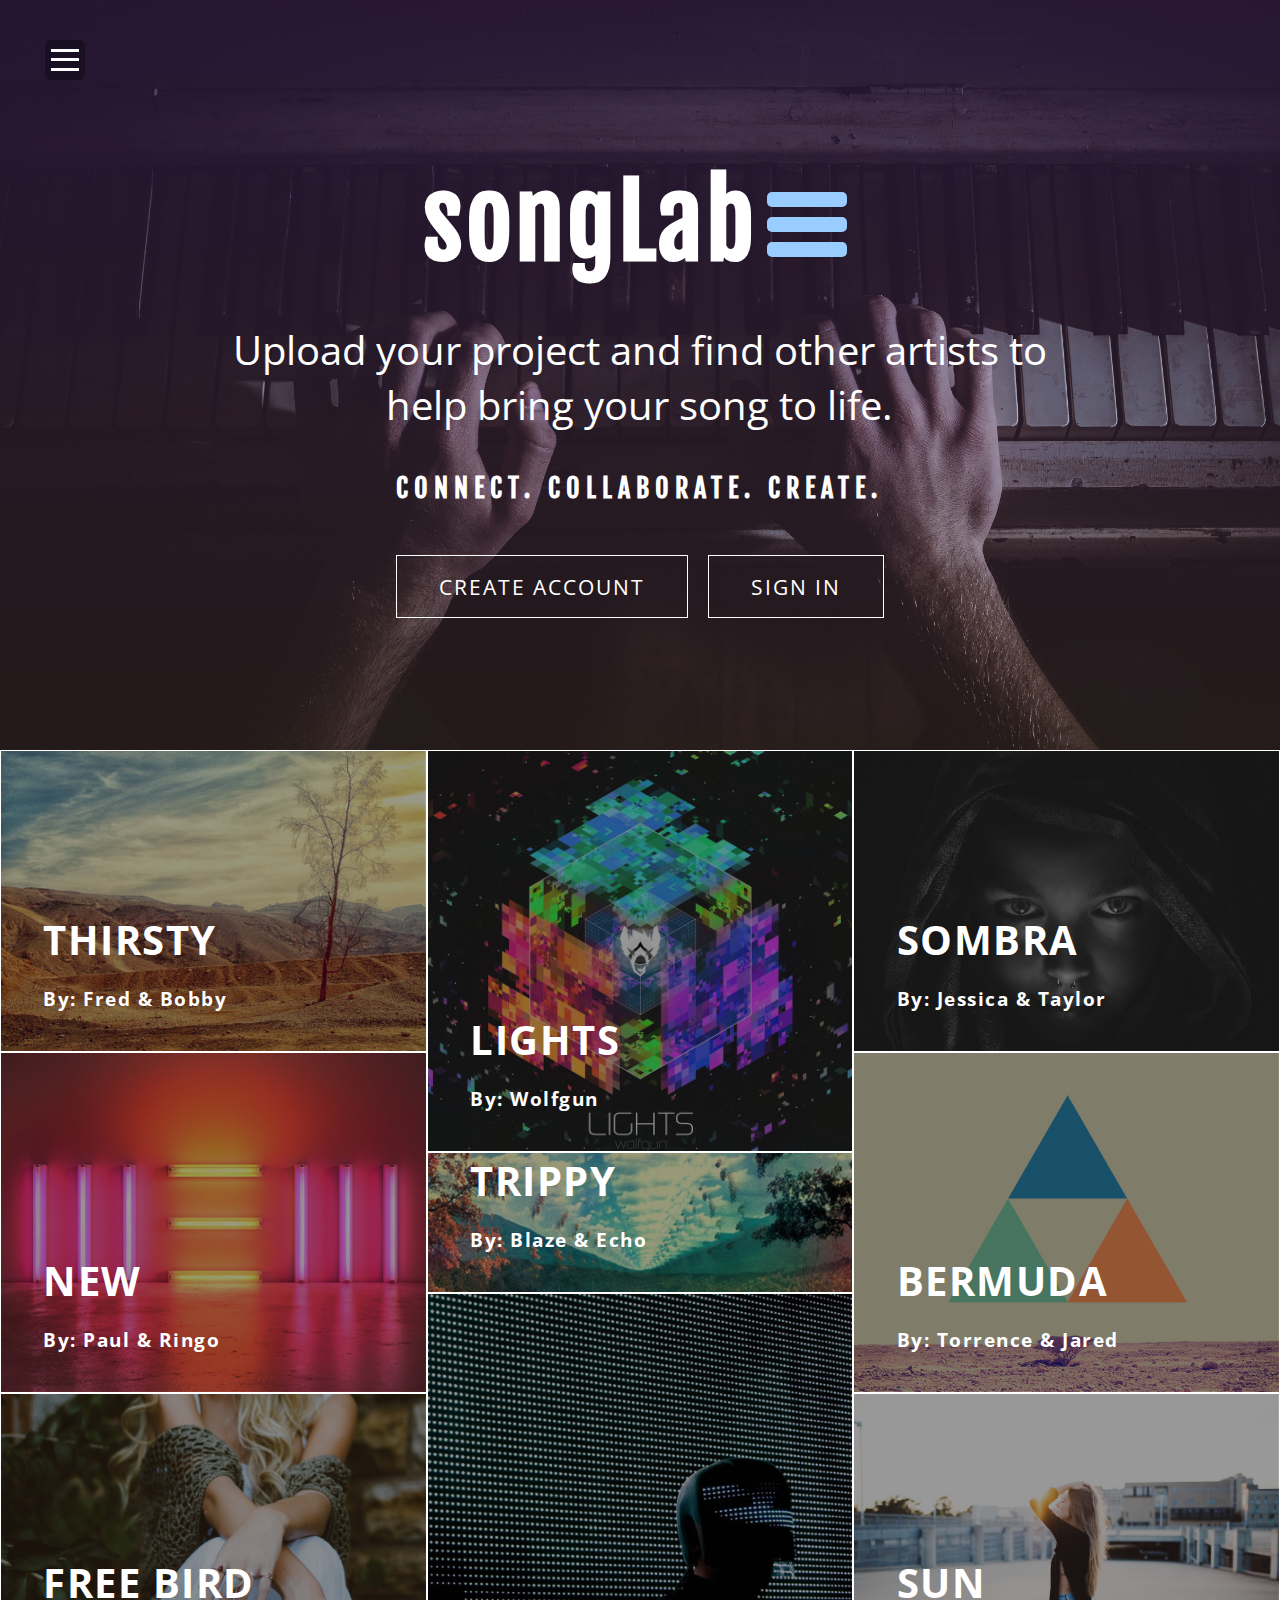
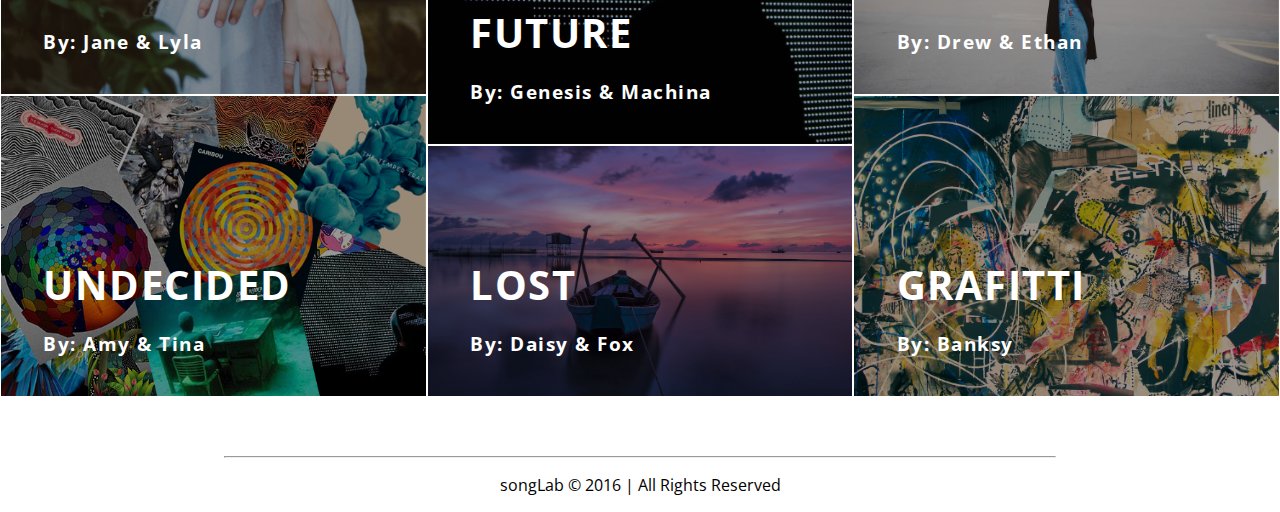
<file: web/index.html>
<!DOCTYPE html>
<html>
  <head>
    <link rel="stylesheet" href="css/main.css" media="screen">
    <meta name="viewport" content="width=device-width">
    <link href='https://fonts.googleapis.com/css?family=Fjalla+One' rel='stylesheet' type='text/css'>
    <link href='https://fonts.googleapis.com/css?family=Fjalla+One|Open+Sans+Condensed:300,700' rel='stylesheet' type='text/css'>
    <script src="https://code.jquery.com/jquery-2.1.1.min.js"></script>
    <script src="js/css-scripts.js"></script>
    <script src="js/materialize.js"></script>
    <title>songLab | Homepage</title>
  </head>
  <body>
    <div class="pageWrapper">
      <div class="navIcon" onclick="openNav()">
        <div class="iconbar"></div>
        <div class="iconbar"></div>
        <div class="iconbar"></div>
      </div>
      <div id="mainNav" class="overlay">
        <a href="javascriptvoid:0" class="closebtn" onclick="closeNav()">&times;</a>
        <ul>
          <li><a href="index.html">Home</a></li>
          <li><a href="browse-projects.html">Browse Projects</a></li>
          <li><a href="about.html">About</a></li>
          <li><a href="">My Account</a></li>
          <li><a href="">Log Out</a></li>
        </ul>
      </div>
      <div class="header">
        <div class="headerContent">
          <div class="songLabWrapper">
            <div class="songLabLogo">
              <div class="logoText">
                <h1>songLab</h1>
              </div>
              <div class="musicBars">
                <div class="bar" id="bar1"></div>
                <div class="bar" id="bar2"></div>
                <div class="bar" id="bar3"></div>
              </div>
            </div>
          </div>
          <div class="summary">
            <p>Upload your project and find other artists to help bring your song to life.</p>
            <p>Connect. Collaborate. Create.</p>
          </div>
          <div class="headerButtons">
            <a class="modal-trigger modal-close" href="#modal1">Create Account</a>
              <div id="modal1" class="modal modalLong">
                <div class="modal-content">
                  <h2>Create Your Account</h2>
                  <h4>Join SongLab to discover and create creative ideas.</h4>
                  <form class="createAccountForm" action="index.html" method="post">
                    <div class="input-field">
                      <input placeholder="Username" id="Username" type="text" class="validate">
                    </div>
                    <div class="input-field">
                      <input placeholder="Password" id="password" type="password" class="validate">
                    </div>
                    <div class="firstLastFields">
                      <div class="input-field">
                        <input placeholder="First Name" id="first_name" type="text" class="validate">
                      </div>
                      <div class="input-field">
                        <input placeholder="Last Name" id="last_name" type="text" class="validate">
                      </div>
                    </div>
                    <div class="input-field">
                      <textarea placeholder="Bio" id="textarea1" type="text" class="materialize-textarea"></textarea>
                    </div>
                  </form>
                </div>
                <div class="modal-footer">
                    <button type="submit" class="modal-close">Create Your Account</button>
                </div>
              </div>
            <a class="modal-trigger" href="#modal2">Sign In</a>
            <div id="modal2" class="modal">
              <div class="modal-content">
                <h1>SongLab</h1>
                <form class="signInForm" action="index.html" method="post">
                  <div class="input-field">
                    <input placeholder="Username" id="username" type="text" class="validate">
                  </div>
                  <div class="input-field">
                    <input placeholder="Password" id="password" type="password" class="validate">
                  </div>
                </form>
              </div>
              <div class="modal-footer">
                  <button type="submit" class="modal-close" name="button">Sign In</button>
              </div>
            </div>
          </div>
        </div>
      </div>

      <div class="completedCollabs">
        <div class="col1">
          <div id="desert" class="galleryItem">
            <div class="galleryContent">
              <h2>Thirsty</h2>
              <h3>By: Fred &amp; Bobby</h3>
            </div>
          </div>
          <div id="bright" class="galleryItem">
            <div class="galleryContent">
              <h2>New</h2>
              <h3>By: Paul &amp; Ringo</h3>
            </div>
          </div>
          <div id="hippie" class="galleryItem">
            <div class="galleryContent">
              <h2>Free Bird</h2>
              <h3>By: Jane &amp; Lyla</h3>
            </div>
          </div>
          <div id="collage" class="galleryItem">
            <div class="galleryContent">
              <h2>Undecided</h2>
              <h3>By: Amy &amp; Tina</h3>
            </div>
          </div>
        </div>
        <div class="col2">
          <div id="lights" class="galleryItem">
            <div class="galleryContent">
              <h2>Lights</h2>
              <h3>By: Wolfgun</h3>
            </div>
          </div>
          <div id="trippy" class="galleryItem">
            <div class="galleryContent">
              <h2>Trippy</h2>
              <h3>By: Blaze &amp; Echo</h3>
            </div>
          </div>
          <div id="robot" class="galleryItem">
            <div class="galleryContent">
              <h2>Future</h2>
              <h3>By: Genesis &amp; Machina</h3>
            </div>
          </div>
          <div id="boat" class="galleryItem">
            <div class="galleryContent">
              <h2>Lost</h2>
              <h3>By: Daisy &amp; Fox</h3>
            </div>
          </div>
        </div>
        <div class="col3">
          <div id="girl" class="galleryItem">
            <div class="galleryContent">
              <h2>SOMBRA</h2>
              <h3>By: Jessica &amp; Taylor</h3>
            </div>
          </div>
          <div id="triangles" class="galleryItem">
            <div class="galleryContent">
              <h2>Bermuda</h2>
              <h3>By: Torrence &amp; Jared</h3>
            </div>
          </div>
          <div id="sun" class="galleryItem">
            <div class="galleryContent">
              <h2>Sun</h2>
              <h3>By: Drew &amp; Ethan</h3>
            </div>
          </div>
          <div id="grafitti" class="galleryItem">
            <div class="galleryContent">
              <h2>Grafitti</h2>
              <h3>By: Banksy</h3>
            </div>
          </div>
        </div>
      </div>
      <div class="footer">
        <hr>
        <p>songLab &copy; 2016 | All Rights Reserved</p>
      </div>
    </div>
  </body>
</html>
</file>
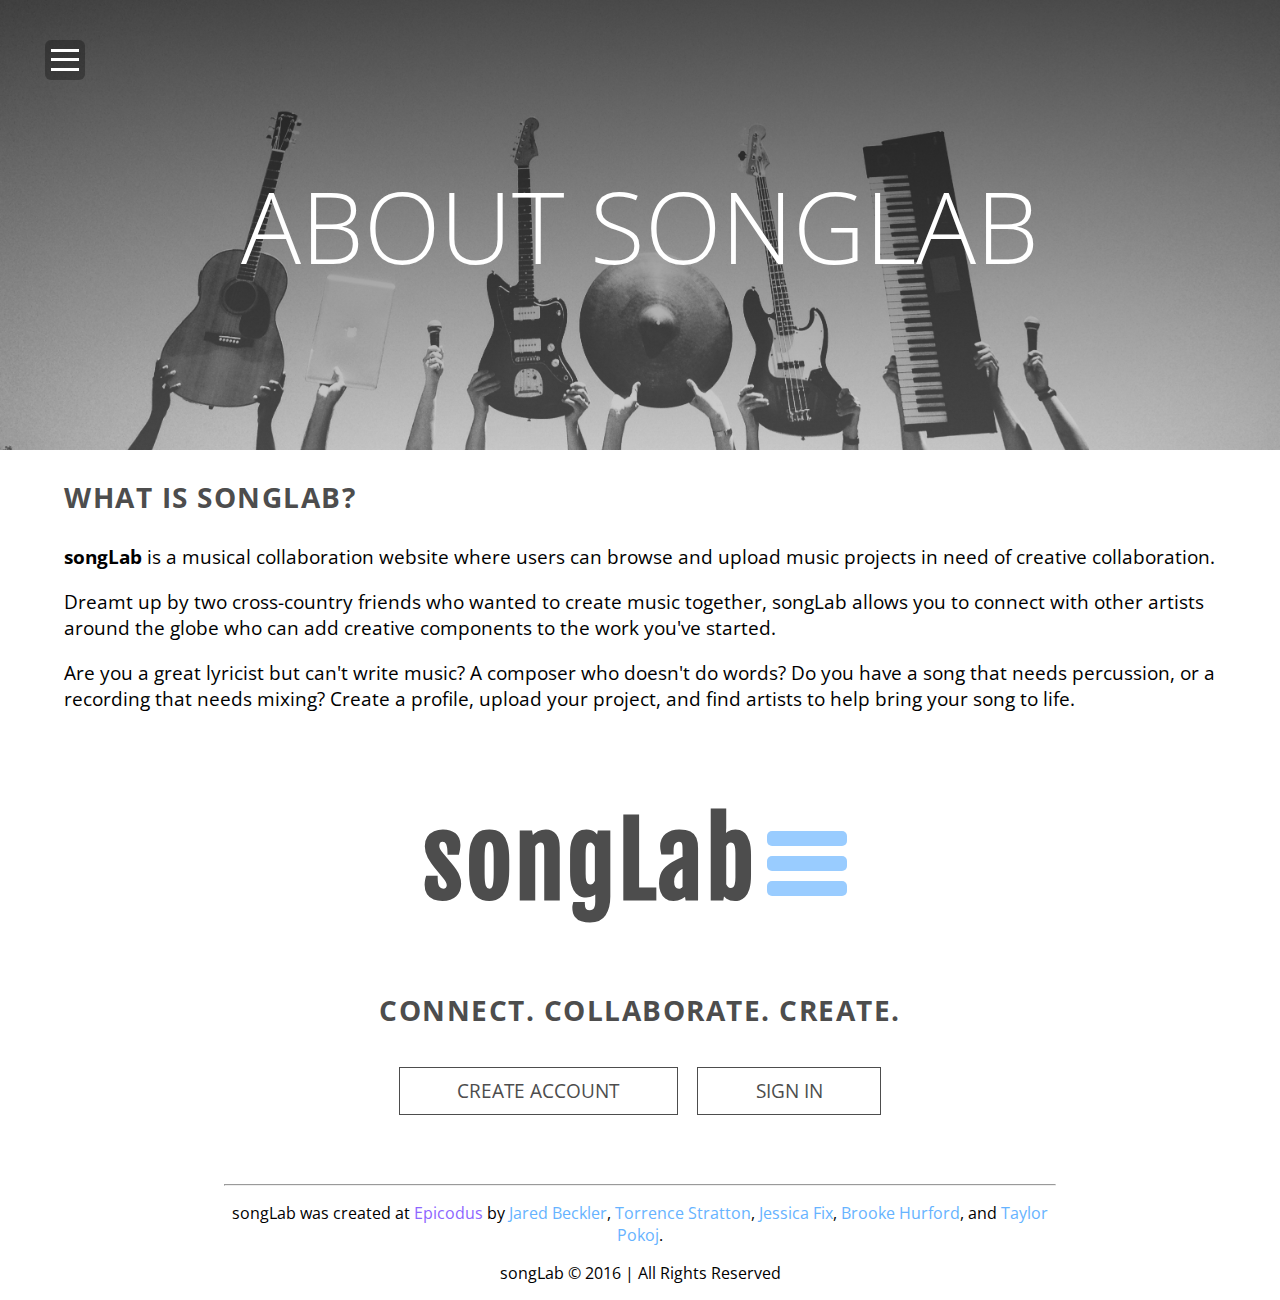
<file: web/about.html>
<!DOCTYPE html>
<html>
  <head>
    <link rel="stylesheet" href="css/main.css" media="screen">
    <meta name="viewport" content="width=device-width">
    <link href='https://fonts.googleapis.com/css?family=Fjalla+One' rel='stylesheet' type='text/css'>
    <link href='https://fonts.googleapis.com/css?family=Fjalla+One|Open+Sans+Condensed:300,700' rel='stylesheet' type='text/css'>
    <script type="text/javascript" src="https://code.jquery.com/jquery-2.1.1.min.js"></script>
    <script src="js/materialize.js"></script>
    <script src="js/css-scripts.js"></script>
    <title>songLab | About songLab</title>
  </head>
  <body>
    <div class="pageWrapper">
      <div class="navIcon" onclick="openNav()">
          <div class="iconbar"></div>
          <div class="iconbar"></div>
          <div class="iconbar"></div>
        </div>
      <div id="mainNav" class="overlay">
        <a href="javascriptvoid:0" class="closebtn" onclick="closeNav()">&times;</a>
        <ul>
          <li><a href="index.html">Home</a></li>
          <li><a href="browse-projects.html">Browse Projects</a></li>
          <li><a href="about.html">About</a></li>
          <li><a href="">My Account</a></li>
          <li><a href="">Log Out</a></li>
        </ul>
      </div>

      <div class="aboutHeader">
        <div class="aboutHeaderText flow-text">
          <h1>About songLab</h1>
        </div>
      </div>

      <div class="aboutContent">
        <div class="topContent">
          <h2>What is songLab?</h2>
          <p><b>songLab</b> is a musical collaboration website where users can browse and upload music projects in need of creative collaboration.
          </p>
          <p>Dreamt up by two cross-country friends who wanted to create music together, songLab allows you to connect with other artists around the globe who can add creative components to the work you've started. </p>
          <p> Are you a great lyricist but can&#39;t write music? A composer who doesn&#39;t do words? Do you have a song that needs percussion, or a recording that needs mixing? Create a profile, upload your project, and find artists to help bring your song to life.</p>
        </div>

        <div class="songLabLogo" id="aboutLogo">
          <div class="logoText">
            <h1>songLab</h1>
          </div>
          <div class="musicBars">
            <div class="bar" id="bar1"></div>
            <div class="bar" id="bar2"></div>
            <div class="bar" id="bar3"></div>
          </div>
        </div>

        <div class="connect">
          <h2>Connect. Collaborate. Create.</h2>
        </div>

        <div class="aboutButtons">
            <a class="modal-trigger modal-close" href="#modal1">Create Account</a>
            <div id="modal1" class="modal modalLong">
              <div class="modal-content">
                <h2>Create Your Account</h2>
                <h4>Join SongLab to discover and create creative ideas.</h4>
                <form class="createAccountForm" action="index.html" method="post">
                  <div class="input-field">
                    <input placeholder="Username" id="Username" type="text" class="validate">
                  </div>
                  <div class="input-field">
                    <input placeholder="Password" id="password" type="password" class="validate">
                  </div>
                  <div class="firstLastFields">
                    <div class="input-field">
                      <input placeholder="First Name" id="first_name" type="text" class="validate">
                    </div>
                    <div class="input-field">
                      <input placeholder="Last Name" id="last_name" type="text" class="validate">
                    </div>
                  </div>
                  <div class="input-field">
                    <textarea placeholder="Bio" id="textarea1" type="text" class="materialize-textarea"></textarea>
                  </div>
                </form>
              </div>
              <div class="modal-footer">
                <button type="submit" class="modal-close" href="#">Create Your Account</button>
              </div>
            </div>
            <a class="modal-trigger" href="#modal2">Sign In</a>
            <div id="modal2" class="modal">
              <div class="modal-content">
                <h1>SongLab</h1>
                <form class="signInForm" action="index.html" method="post">
                  <div class="input-field">
                    <input placeholder="Username" id="username" type="text" class="validate">
                  </div>
                  <div class="input-field">
                    <input placeholder="Password" id="password" type="password" class="validate">
                  </div>
                </form>
              </div>
              <div class="modal-footer">
                <button type="submit" class="modal-close" name="button">Sign In</button>
              </div>
            </div>
        </div>
      </div>
      <div class="footer">
        <hr>
        <p>songLab was created at <a target="_blank" href="http://www.epicodus.com">Epicodus</a> by <a target="_blank" href="https://github.com/jaredbeckler">Jared Beckler</a>, <a target="_blank" href="https://github.com/mostfamiliar">Torrence Stratton</a>, <a target="_blank" href="https://github.com/jcfix">Jessica Fix</a>, <a target="_blank" href="https://github.com/brookehurford">Brooke Hurford</a>, and <a target="_blank" href="https://github.com/pokojt">Taylor Pokoj</a>.</p>
        <p>songLab &copy; 2016 | All Rights Reserved</p>
      </div>
    </div>
  </body>
</html>
</file>
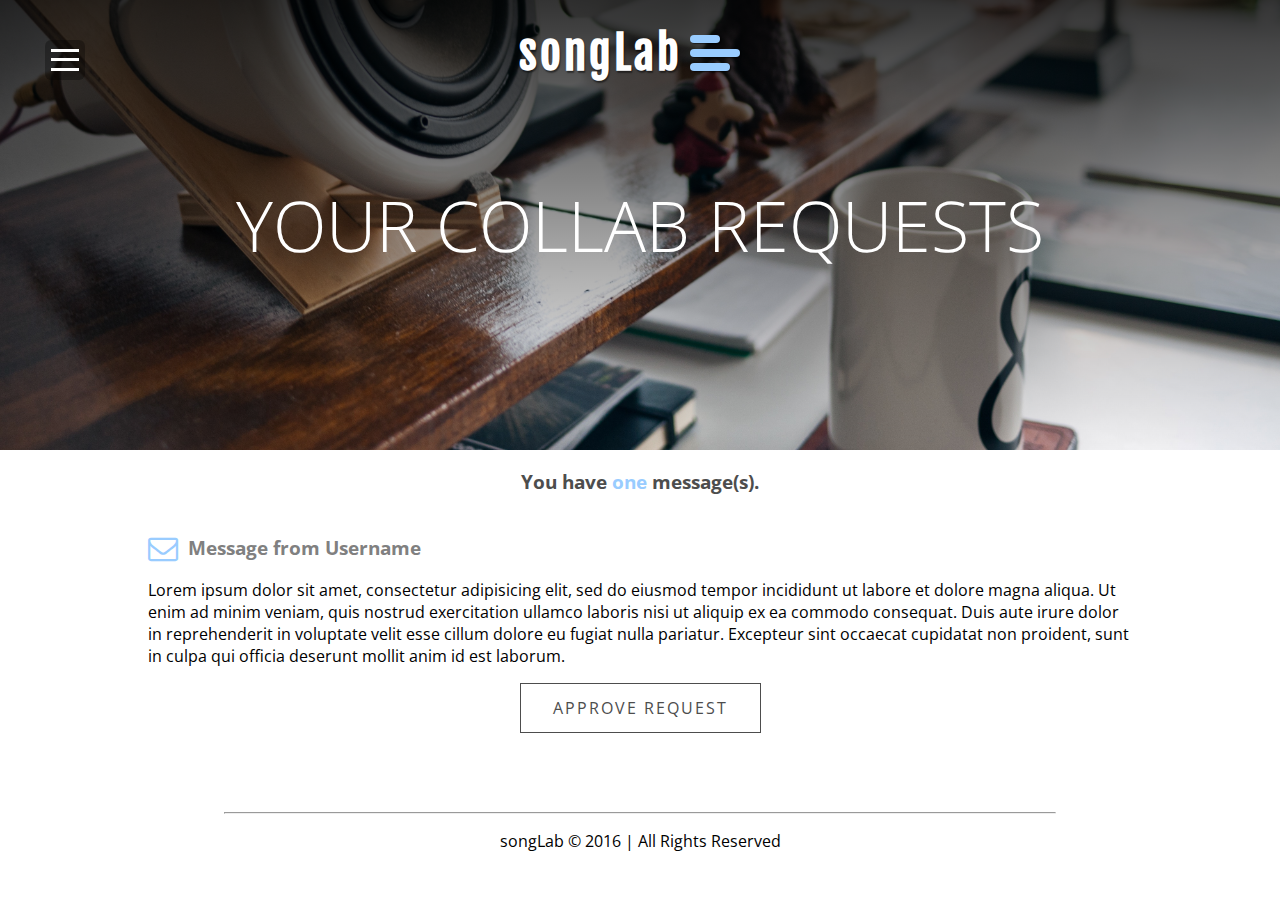
<file: web/inbox.html>
<!DOCTYPE html>
<html>
  <head>
    <link rel="stylesheet" href="css/main.css" media="screen">
    <meta name="viewport" content="width=device-width">
    <link href='https://fonts.googleapis.com/css?family=Fjalla+One' rel='stylesheet' type='text/css'>
    <link href='https://fonts.googleapis.com/css?family=Fjalla+One|Open+Sans+Condensed:300,700' rel='stylesheet' type='text/css'>
    <link rel="stylesheet" href="https://maxcdn.bootstrapcdn.com/font-awesome/4.5.0/css/font-awesome.min.css">
    <script type="text/javascript" src="https://code.jquery.com/jquery-2.1.1.min.js"></script>
    <script src="js/css-scripts.js"></script>
    <script src="js/materialize.js"></script>
    <title>songLab | Inbox</title>
  </head>
  <body>
    <div class="pageWrapper">
      <div class="navIcon" onclick="openNav()">
        <div class="iconbar"></div>
        <div class="iconbar"></div>
        <div class="iconbar"></div>
      </div>
      <div id="mainNav" class="overlay">
        <a href="javascriptvoid:0" class="closebtn" onclick="closeNav()">&times;</a>
        <ul>
          <li><a href="index.html">Home</a></li>
          <li><a href="browse-projects.html">Browse Projects</a></li>
          <li><a href="about.html">About</a></li>
          <li><a href="">My Account</a></li>
          <li><a href="">Log Out</a></li>
        </ul>
      </div>
      <nav class="navSubpage">
        <div class="songLabWrapper">
          <div class="songLabLogo">
            <div class="logoText">
              <h1>songLab</h1>
            </div>
            <div class="musicBars">
              <div class="bar" id="bar1"></div>
              <div class="bar" id="bar2"></div>
              <div class="bar" id="bar3"></div>
            </div>
          </div>
        </div>
      </nav>
      <div class="inboxHeader">
        <h1>Your Collab Requests</h1>
      </div>
      <div class="youHave">
        <h3>You have <span class="messageCount">one</span> message(s).</h3> <!-- I added this so there would be something on the page if there were no messages, but we don't have to keep it if it's too difficult to code a counter -->
      </div>
      <div class="collabRequestWrapper">
        <div class="collabRequest">
          <div class="requestHeader">
            <i class="fa fa-envelope-o"></i>
            <h3>Message from <span class='Username'>Username</span></h3>
          </div>
          <p class="message">Lorem ipsum dolor sit amet, consectetur adipisicing elit, sed do eiusmod tempor incididunt ut labore et dolore magna aliqua. Ut enim ad minim veniam, quis nostrud exercitation ullamco laboris nisi ut aliquip ex ea commodo consequat. Duis aute irure dolor in reprehenderit in voluptate velit esse cillum dolore eu fugiat nulla pariatur. Excepteur sint occaecat cupidatat non proident, sunt in culpa qui officia deserunt mollit anim id est laborum.</p>
          <button type="button" name="button">APPROVE REQUEST</button>
        </div>
      </div>
      <div class="footer">
        <hr>
        <p>songLab &copy; 2016 | All Rights Reserved</p>
      </div>
    </div>
  </body>
</html>
</file>
<file: web/css/main.css>
html {
  box-sizing: border-box; }

*, *::after, *::before {
  box-sizing: inherit; }

.header .summary p:nth-child(2), .confirmation .confirmationContent h1, .songLabLogo h1 {
  font-family: 'Fjalla One', sans-serif; }

h2, p, .overlay li, .browseHeader .headerVidText h1, .aboutHeader, .aboutContent h2, .aboutContent .connect, .inboxHeader, .youHave h3, .collabRequestWrapper .collabRequest .requestHeader h3, .collabRequestWrapper .collabRequest button, .headerContent .headerButtons, .secondaryBlack, .secondaryWhite, .modal-footer button, .openProjectButtons, .viewAll, .aboutButtons, .aboutButtons a, button, .modal .modal-content, .profileInfo, .projectsWrapper h4, .projectsWrapper .open-project .openProjectHeader, .noProjects h1, #bright .galleryContent, #desert .galleryContent, #hippie .galleryContent, #collage .galleryContent, #lights .galleryContent, #trippy .galleryContent, #robot .galleryContent, #boat .galleryContent, #girl .galleryContent, #triangles .galleryContent, #sun .galleryContent, #grafitti .galleryContent {
  font-family: 'Open Sans Condensed', sans-serif; }

h2, .overlay li, .header .summary p:nth-child(2), .browseHeader .headerVidText h1, .aboutHeader .aboutHeaderText h1, .inboxHeader h1, .collabRequestWrapper .collabRequest button, .headerContent .headerButtons a, .secondaryBlack, .secondaryWhite, .modal-footer button, .searchButton, .aboutButtons a, button {
  text-transform: uppercase; }

.confirmation .confirmationContent, .modal h1, .modal h2, .modal h3, .modal h4, .profileInfo, .noProjects {
  text-align: center; }

*,
*::before,
*::after {
  -webkit-box-sizing: border-box;
  -moz-box-sizing: border-box;
  box-sizing: border-box; }

html, body {
  padding: 0px;
  margin: 0px; }

h2 {
  font-size: 1.5em;
  letter-spacing: 1.5px;
  margin: 1em auto; }

body::-webkit-scrollbar {
  display: none; }

a {
  text-decoration: none;
  color: black; }

.errorMessage {
  text-align: center;
  color: tomato; }

.projectAuthor {
  color: #99ccff !important;
  font-size: 19px; }

.postMusicLink {
  border: none;
  color: #99ccff;
  transition: all 150ms linear; }
  .postMusicLink:hover {
    transform: scale(1.1);
    background-color: transparent;
    text-decoration: underline;
    color: #B399FF; }
  .postMusicLink:focus {
    background-color: transparent;
    border: none;
    color: #B399FF; }

.pageWrapper {
  display: flex;
  justify-content: center;
  align-items: center;
  flex-direction: column; }

.flow-text {
  font-weight: 300; }
  @media only screen and (min-width: 360px) {
    .flow-text {
      font-size: 1.2rem; } }
  @media only screen and (min-width: 390px) {
    .flow-text {
      font-size: 1.224rem; } }
  @media only screen and (min-width: 420px) {
    .flow-text {
      font-size: 1.248rem; } }
  @media only screen and (min-width: 450px) {
    .flow-text {
      font-size: 1.272rem; } }
  @media only screen and (min-width: 480px) {
    .flow-text {
      font-size: 1.296rem; } }
  @media only screen and (min-width: 510px) {
    .flow-text {
      font-size: 1.32rem; } }
  @media only screen and (min-width: 540px) {
    .flow-text {
      font-size: 1.344rem; } }
  @media only screen and (min-width: 570px) {
    .flow-text {
      font-size: 1.368rem; } }
  @media only screen and (min-width: 600px) {
    .flow-text {
      font-size: 1.392rem; } }
  @media only screen and (min-width: 630px) {
    .flow-text {
      font-size: 1.416rem; } }
  @media only screen and (min-width: 660px) {
    .flow-text {
      font-size: 1.44rem; } }
  @media only screen and (min-width: 690px) {
    .flow-text {
      font-size: 1.464rem; } }
  @media only screen and (min-width: 720px) {
    .flow-text {
      font-size: 1.488rem; } }
  @media only screen and (min-width: 750px) {
    .flow-text {
      font-size: 1.512rem; } }
  @media only screen and (min-width: 780px) {
    .flow-text {
      font-size: 1.536rem; } }
  @media only screen and (min-width: 810px) {
    .flow-text {
      font-size: 1.56rem; } }
  @media only screen and (min-width: 840px) {
    .flow-text {
      font-size: 1.584rem; } }
  @media only screen and (min-width: 870px) {
    .flow-text {
      font-size: 1.608rem; } }
  @media only screen and (min-width: 900px) {
    .flow-text {
      font-size: 1.632rem; } }
  @media only screen and (min-width: 930px) {
    .flow-text {
      font-size: 1.656rem; } }
  @media only screen and (min-width: 960px) {
    .flow-text {
      font-size: 1.68rem; } }
  @media only screen and (max-width: 360px) {
    .flow-text {
      font-size: 1.2rem; } }

.navSubpage {
  height: 10vh;
  width: 100%;
  background: transparent;
  position: absolute;
  top: 30px; }

.overlay {
  height: 100%;
  width: 0;
  position: fixed;
  z-index: 1;
  left: 0;
  top: 0;
  background-color: rgba(77, 77, 77, 0.93);
  overflow-x: hidden;
  transition: 300ms; }
  .overlay ul {
    position: relative;
    top: 20%;
    width: 100%;
    text-align: center;
    margin-top: 15px; }
    @media screen and (max-width: 620px) {
      .overlay ul {
        right: 5%; } }
  .overlay li {
    letter-spacing: 2px;
    padding: 1%;
    text-decoration: none;
    font-size: 60px;
    display: block;
    transition: 0.3s; }
    @media screen and (max-width: 620px) {
      .overlay li {
        font-size: 30px; } }
    .overlay li a {
      color: white;
      transition: all 400ms linear; }
      .overlay li a:hover {
        color: #99FFE6; }
  .overlay .closebtn {
    color: white;
    position: absolute;
    top: 20px;
    left: 45px;
    font-size: 60px !important; }
    .overlay .closebtn:hover {
      color: #99FFE6; }
    @media screen and (max-width: 768px) {
      .overlay .closebtn {
        top: 5px;
        left: 20px; } }
    @media screen and (max-width: 620px) {
      .overlay .closebtn {
        font-size: 40px !important; } }

.header {
  display: flex;
  justify-content: center;
  align-items: center;
  flex-direction: column;
  background-image: -webkit-linear-gradient(rgba(39, 0, 153, 0.2), transparent), url("../img/piano-hands.jpeg");
  background-image: linear-gradient(rgba(39, 0, 153, 0.2), transparent), url("../img/piano-hands.jpeg");
  background-size: cover;
  width: 100%;
  height: 70vh;
  min-height: 750px; }
  @media screen and (max-width: 620px) {
    .header {
      height: 100%; } }
  .header .headerContent {
    display: flex;
    flex-direction: column;
    min-height: 450px;
    width: 68%;
    text-align: center; }
    @media screen and (max-width: 620px) {
      .header .headerContent {
        width: 90%; } }
  .header .summary {
    color: #fff;
    margin-bottom: 3%; }
    @media screen and (max-width: 620px) {
      .header .summary {
        font-size: .8em; } }
    .header .summary p:first-child {
      margin-top: 0px;
      font-size: 2.5em; }
    .header .summary p:nth-child(2) {
      font-size: 1.6em;
      letter-spacing: 6px;
      font-weight: bold; }

.browseHeader {
  max-height: 50vh;
  overflow: hidden; }
  @media screen and (max-height: 850px) {
    .browseHeader .navSubpage {
      display: none; } }
  .browseHeader .headerVid {
    object-fit: cover;
    width: 100%;
    min-height: 50vh; }
  .browseHeader .video-overlay {
    z-index: -1;
    opacity: 0.4;
    position: absolute;
    top: 0;
    left: 0;
    bottom: 0;
    right: 0;
    height: 50vh; }
  .browseHeader .headerVidText {
    text-align: center;
    width: 90%;
    position: absolute;
    color: #fff;
    top: 15%;
    left: 50%;
    transform: translate(-50%, 0); }
    @media screen and (max-height: 1050px) {
      .browseHeader .headerVidText {
        top: 13%; } }
    @media screen and (max-height: 850px) {
      .browseHeader .headerVidText {
        top: 7%; } }
    .browseHeader .headerVidText h1 {
      font-size: 90px;
      font-weight: lighter;
      letter-spacing: 1px;
      margin-bottom: 0; }
      @media screen and (max-width: 860px) {
        .browseHeader .headerVidText h1 {
          font-size: 70px; } }
      @media screen and (max-width: 670px) {
        .browseHeader .headerVidText h1 {
          font-size: 50px; } }
      @media screen and (max-height: 1050px) {
        .browseHeader .headerVidText h1 {
          font-size: 60px; } }
      @media screen and (max-height: 660px) {
        .browseHeader .headerVidText h1 {
          font-size: 40px; } }
    .browseHeader .headerVidText p {
      margin: 0 auto;
      font-size: 25px; }
      @media screen and (max-width: 670px) {
        .browseHeader .headerVidText p {
          font-size: 20px; } }
      @media screen and (max-width: 468px) {
        .browseHeader .headerVidText p {
          font-size: 16px; } }
      @media screen and (max-height: 1050px) {
        .browseHeader .headerVidText p {
          font-size: 18px; } }
      @media screen and (max-height: 660px) {
        .browseHeader .headerVidText p {
          display: none; } }
    .browseHeader .headerVidText #browsePageSearch {
      margin-top: 3%; }
      .browseHeader .headerVidText #browsePageSearch input {
        font-size: 15px;
        color: #fff;
        font-weight: lighter;
        letter-spacing: 1px;
        background: rgba(255, 255, 255, 0.1);
        border-bottom: none;
        border-radius: 2px;
        width: 30%;
        text-align: center; }
        @media screen and (max-width: 860px) {
          .browseHeader .headerVidText #browsePageSearch input {
            width: 60%;
            margin-top: 2%; } }
        @media screen and (max-height: 660px) {
          .browseHeader .headerVidText #browsePageSearch input {
            height: 4vh; } }

.footer {
  margin-top: 4%;
  width: 65%;
  text-align: center; }

.footer a {
  color: #66b3ff; }
  .footer a:first-child {
    color: #8d66ff; }

.profileHeader {
  min-height: 750px;
  height: 60vh;
  width: 100%;
  background-image: -webkit-linear-gradient(rgba(0, 0, 0, 0.3), black), url("../img/speaker.jpg");
  background-image: linear-gradient(rgba(0, 0, 0, 0.3), black), url("../img/speaker.jpg");
  display: flex;
  justify-content: center;
  align-items: center;
  flex-direction: column;
  background-size: cover; }
  @media screen and (max-width: 768px) {
    .profileHeader {
      height: 100%;
      width: 100%;
      min-height: 80vh; } }

.publicProfHeader {
  height: 60vh;
  width: 100%;
  background-image: -webkit-linear-gradient(rgba(0, 0, 0, 0.3), black), url("../img/speaker.jpg");
  background-image: linear-gradient(rgba(0, 0, 0, 0.3), black), url("../img/speaker.jpg");
  display: flex;
  justify-content: center;
  align-items: center;
  flex-direction: column;
  background-size: cover; }
  @media screen and (max-width: 768px) {
    .publicProfHeader {
      height: 100%;
      width: 100%;
      min-height: 45vh; } }

.aboutHeader {
  text-align: center;
  display: flex;
  justify-content: center;
  align-items: center;
  flex-direction: column;
  height: 50vh;
  background-image: -webkit-linear-gradient(rgba(0, 0, 0, 0.6), transparent), url("../img/aboutSongLab4.jpg");
  background-image: linear-gradient(rgba(0, 0, 0, 0.6), transparent), url("../img/aboutSongLab4.jpg");
  background-size: cover;
  background-position: bottom;
  width: 100%; }
  .aboutHeader .aboutHeaderText {
    width: 90%; }
    .aboutHeader .aboutHeaderText h1 {
      font-size: 100px;
      color: #fff;
      font-weight: lighter; }

.confirmation {
  height: 100vh;
  width: 100%;
  background-image: -webkit-linear-gradient(rgba(0, 0, 0, 0.9), rgba(0, 0, 0, 0.2)), url("../img/wall-guitar.jpg");
  background-image: linear-gradient(rgba(0, 0, 0, 0.9), rgba(0, 0, 0, 0.2)), url("../img/wall-guitar.jpg");
  display: flex;
  justify-content: center;
  background-size: cover; }
  .confirmation .confirmationContent {
    height: 50vh;
    width: 60%;
    display: flex;
    justify-content: flex-end;
    align-items: center;
    flex-direction: column; }
    .confirmation .confirmationContent h1 {
      font-size: 3em;
      color: #fff;
      line-height: 90px;
      margin: 1em; }

.aboutContent {
  width: 90%; }
  .aboutContent h2 {
    font-size: 28px;
    color: #4d4d4d; }
  .aboutContent p {
    font-size: 19px; }
  .aboutContent #aboutLogo h1 {
    color: #4d4d4d; }
  .aboutContent .connect {
    text-align: center;
    color: #4d4d4d; }
    .aboutContent .connect h2 {
      margin-top: 0; }

.inboxHeader {
  width: 100vw;
  text-align: center;
  background-size: cover;
  background-position: bottom;
  display: flex;
  justify-content: center;
  align-items: center;
  flex-direction: column;
  height: 50vh;
  background-image: -webkit-linear-gradient(rgba(0, 0, 0, 0.8), transparent), url("../img/messages.jpg");
  background-image: linear-gradient(rgba(0, 0, 0, 0.8), transparent), url("../img/messages.jpg"); }
  .inboxHeader h1 {
    font-size: 70px;
    color: #fff;
    font-weight: lighter; }
    @media screen and (max-width: 620px) {
      .inboxHeader h1 {
        font-size: 50px; } }

.youHave h3 {
  color: #4d4d4d; }
.youHave .messageCount {
  color: #99ccff; }

.collabRequestWrapper {
  width: 80%; }
  .collabRequestWrapper .collabRequest {
    display: flex;
    justify-content: center;
    align-items: flex-start;
    flex-direction: column;
    color: black;
    padding: 2%; }
    .collabRequestWrapper .collabRequest .requestHeader {
      width: 100%;
      display: flex;
      justify-content: flex-start;
      align-items: center; }
      .collabRequestWrapper .collabRequest .requestHeader i {
        font-size: 30px;
        color: #99ccff;
        margin-right: 1%; }
      .collabRequestWrapper .collabRequest .requestHeader h3 {
        margin: 0;
        color: gray; }
    .collabRequestWrapper .collabRequest button {
      align-self: center;
      font-size: 1em;
      color: #4d4d4d;
      letter-spacing: 2px;
      padding: 0.8em 2em;
      border: 1px solid #4d4d4d;
      background: transparent;
      transition: all 300ms linear; }
      .collabRequestWrapper .collabRequest button:first-child {
        margin-right: 1em; }
      .collabRequestWrapper .collabRequest button:hover {
        color: #000;
        background: #99ccff; }

.headerContent .headerButtons {
  display: flex;
  justify-content: center;
  height: auto;
  width: 100%;
  align-self: center; }
  .headerContent .headerButtons a {
    font-size: 1.3em;
    color: #fff;
    letter-spacing: 2px;
    padding: 0.8em 2em;
    border: 1px solid #fff;
    background: transparent;
    transition: all 500ms linear; }
    .headerContent .headerButtons a:first-child {
      margin-right: 1em; }
    .headerContent .headerButtons a:hover {
      color: #000;
      background: #99FFE6; }
    .headerContent .headerButtons a:nth-child(2):hover {
      background: #99ccff; }
    @media screen and (max-width: 768px) {
      .headerContent .headerButtons a {
        width: 100%;
        margin-bottom: 1em; } }
  @media screen and (max-width: 768px) {
    .headerContent .headerButtons {
      display: flex;
      flex-direction: column; } }

.secondaryBlack {
  font-size: 1.2em;
  color: #000;
  padding: 0.5em 5%;
  margin: 0.5em;
  border: 1px solid #000;
  transition: all 500ms linear; }
  .secondaryBlack:hover {
    color: #000;
    background: #99FFE6; }
  @media screen and (max-width: 768px) {
    .secondaryBlack {
      display: flex;
      flex-direction: column;
      margin: 5px auto;
      width: 85%; } }

.secondaryWhite {
  font-size: 1.2em;
  color: #fff;
  padding: 0.5em 5%;
  margin: 0.5em;
  border: 1px solid #fff;
  transition: all 500ms linear;
  background: transparent; }
  .secondaryWhite:hover {
    color: #000;
    background: #99FFE6; }
  @media screen and (max-width: 768px) {
    .secondaryWhite {
      display: flex;
      flex-direction: column;
      margin: 5px auto;
      width: 85%; } }

.profileButtons {
  display: flex;
  flex-wrap: wrap;
  justify-content: center;
  width: 100%; }

.btn {
  color: #fff;
  background: #B399FF;
  padding-left: 2em;
  padding-right: 2em; }

.modal-footer button {
  padding: 0.8em 2em;
  font-size: 1.1em;
  color: #000;
  background: transparent;
  border: 1px solid #000 !important;
  color: black !important;
  transition: background 200ms linear; }
  .modal-footer button:hover {
    background: #99FFE6;
    border: 1px solid transparent; }

.delete {
  border: none;
  color: tomato;
  transition: all 150ms linear; }
  .delete:hover {
    transform: scale(1.1);
    background-color: transparent;
    text-decoration: underline;
    color: tomato; }
  .delete:focus {
    background-color: transparent;
    border: none;
    color: tomato; }

.searchButton {
  font-size: 1em;
  color: #fff;
  letter-spacing: 1px;
  padding: 0.5em 1.5em;
  border: 1px solid #fff;
  background: transparent;
  transition: all 500ms linear; }
  .searchButton:hover {
    color: #000;
    background: #99FFE6; }

.openProjectButtons {
  display: flex;
  justify-content: center; }
  .openProjectButtons a {
    text-align: center;
    width: 39%;
    margin: 1%;
    padding: 0.5em 1em;
    transition: all 300ms linear;
    border: 1px solid gray; }
    .openProjectButtons a:hover {
      color: #000;
      background: #99FFE6; }
    .openProjectButtons a:nth-child(2):hover {
      background: #99ccff; }
    @media screen and (max-width: 468px) {
      .openProjectButtons a {
        width: 100%; } }
  @media screen and (max-width: 468px) {
    .openProjectButtons {
      flex-direction: column; } }

.viewAll {
  margin: 8% auto;
  text-align: center; }
  .viewAll a {
    background: #B399FF;
    opacity: .8;
    text-align: center;
    padding: 0.5em 2em;
    transition: all 300ms linear; }
    .viewAll a:hover {
      background: #99ccff; }

.aboutButtons {
  display: flex;
  justify-content: center;
  align-items: center;
  height: auto;
  width: 100%;
  align-self: center; }
  .aboutButtons a {
    max-width: 48%;
    text-align: center;
    font-size: 1.2em;
    color: #4d4d4d;
    padding: 0.5em 5%;
    margin: 0.5em;
    border: 1px solid #4d4d4d;
    transition: all 500ms linear; }
    .aboutButtons a:hover {
      color: #000;
      background: #99FFE6; }
    @media screen and (max-width: 768px) {
      .aboutButtons a {
        display: flex;
        flex-direction: column;
        margin: 5px auto;
        width: 85%; } }
  @media screen and (max-width: 468px) {
    .aboutButtons {
      flex-direction: column; } }

.buttonList {
  width: 100%; }

button {
  align-self: center;
  font-size: 1em;
  color: #4d4d4d;
  letter-spacing: 2px;
  padding: 0.8em 2em;
  border: 1px solid #4d4d4d;
  background: transparent;
  transition: all 300ms linear; }
  button:first-child {
    margin-right: 1em; }
  button:hover {
    color: #000;
    background: #99ccff; }

.navIcon {
  z-index: 1;
  height: 40px;
  width: 40px;
  display: flex;
  justify-content: space-around;
  align-items: center;
  position: absolute;
  top: 40px;
  left: 45px;
  flex-wrap: wrap;
  background-color: rgba(0, 0, 0, 0.3);
  padding: .4em;
  cursor: pointer;
  border-radius: 15%; }
  .navIcon .iconbar {
    height: 3px;
    width: 30px;
    background-color: white; }
  @media screen and (max-width: 768px) {
    .navIcon {
      top: 10px;
      left: 10px; } }

.songLabWrapper {
  display: flex;
  justify-content: center;
  align-items: center;
  height: 20vh;
  width: 100%;
  margin-bottom: 10px; }

.songLabLogo h1 {
  color: white;
  font-size: 100px;
  letter-spacing: 3px; }
  @media screen and (max-width: 620px) {
    .songLabLogo h1 {
      font-size: 50px; } }

.songLabLogo {
  display: flex;
  justify-content: center;
  width: 100%; }

.musicBars {
  display: flex;
  width: 100px;
  padding-left: 5px;
  flex-direction: column;
  justify-content: center;
  padding-top: 5px; }
  @media screen and (max-width: 620px) {
    .musicBars {
      width: 50px; } }

.bar {
  width: 80px;
  margin: 5px;
  background: #99ccff;
  height: 15px;
  border-radius: 5px; }
  @media screen and (max-width: 620px) {
    .bar {
      width: 40px;
      height: 8px;
      margin: 2px; }
      .bar:first-child {
        width: 20px; }
      .bar:last-child {
        width: 30px; } }

.songLabLogo #bar1 {
  -webkit-animation: musicBars 1s ease-in-out backwards alternate-reverse infinite; }
  @media screen and (max-width: 620px) {
    .songLabLogo #bar1 {
      -webkit-animation: none !important; } }

.songLabLogo #bar2 {
  -webkit-animation: musicBars 1.2s .2s ease-in-out backwards alternate-reverse infinite; }
  @media screen and (max-width: 620px) {
    .songLabLogo #bar2 {
      -webkit-animation: none !important; } }

.songLabLogo #bar3 {
  -webkit-animation: musicBars 1.2s 1s ease-in-out backwards alternate-reverse infinite; }
  @media screen and (max-width: 620px) {
    .songLabLogo #bar3 {
      -webkit-animation: none !important; } }

@-webkit-keyframes musicBars {
  0% {
    width: 30px;
    background: #99ffe6; }
  50% {
    width: 90px;
    background: #b399ff; }
  100% {
    width: 70px; } }
.navSubpage .songLabLogo h1 {
  font-size: 45px;
  text-shadow: 1.5px 1.5px 1.5px rgba(0, 0, 0, 0.5); }
  @media screen and (max-width: 620px) {
    .navSubpage .songLabLogo h1 {
      font-size: 36px; } }
.navSubpage .songLabLogo {
  margin: 0;
  width: 400px;
  position: relative;
  bottom: 37%; }
.navSubpage .musicBars {
  display: flex;
  width: 80px;
  padding-left: 5px;
  flex-direction: column;
  justify-content: center;
  padding-bottom: 5px; }
  @media screen and (max-width: 620px) {
    .navSubpage .musicBars {
      width: 50px; } }
.navSubpage .bar {
  width: 50px;
  margin: 3px;
  background: #99ccff;
  height: 8px;
  border-radius: 5px;
  box-shadow: 1px 1px 1px rgba(0, 0, 0, 0.5); }
  @media screen and (max-width: 620px) {
    .navSubpage .bar {
      width: 40px;
      height: 8px;
      margin: 2px; } }
  .navSubpage .bar:first-child {
    width: 30px;
    margin: 3px;
    background: #99ccff;
    height: 8px;
    border-radius: 5px;
    box-shadow: 1px 1px 1px rgba(0, 0, 0, 0.5); }
    @media screen and (max-width: 620px) {
      .navSubpage .bar:first-child {
        width: 40px;
        height: 8px;
        margin: 2px; } }
  .navSubpage .bar:last-child {
    width: 40px;
    margin: 3px;
    background: #99ccff;
    height: 8px;
    border-radius: 5px;
    box-shadow: 1px 1px 1px rgba(0, 0, 0, 0.5); }
    @media screen and (max-width: 620px) {
      .navSubpage .bar:last-child {
        width: 40px;
        height: 8px;
        margin: 2px; } }
.navSubpage .songLabLogo #bar1 {
  -webkit-animation: none !important; }
.navSubpage .songLabLogo #bar2 {
  -webkit-animation: none !important; }
.navSubpage .songLabLogo #bar3 {
  -webkit-animation: none !important; }

.modalLong {
  min-height: 680px; }

.modal {
  display: none;
  position: fixed;
  left: 0;
  right: 0;
  background-color: #fafafa;
  padding: 0;
  max-height: 80%;
  width: 55%;
  margin: auto;
  overflow-y: auto;
  border-radius: 2px;
  will-change: top, opacity; }
  @media (max-width: 768px) {
    .modal {
      width: 97%; } }
  .modal h1, .modal h2, .modal h3, .modal h4 {
    margin-top: 0; }
  .modal .modal-content {
    padding: 24px; }
    @media screen and (max-width: 620px) {
      .modal .modal-content {
        padding: 12px; } }
    .modal .modal-content h2 {
      margin-bottom: 25px; }
      @media screen and (max-width: 620px) {
        .modal .modal-content h2 {
          font-size: 16px;
          margin-bottom: 10px; } }
    .modal .modal-content h4 {
      font-weight: lighter;
      letter-spacing: 0.8px;
      padding-top: 0; }
      @media screen and (max-width: 620px) {
        .modal .modal-content h4 {
          margin-bottom: 0; } }
  .modal .modal-close {
    cursor: pointer; }
  .modal .modal-footer {
    border-radius: 0 0 2px 2px;
    background-color: #fafafa;
    padding: 1em 6px 5em 6px;
    height: 56px;
    width: 100%; }
    @media screen and (max-width: 620px) {
      .modal .modal-footer {
        padding: 0; } }
    .modal .modal-footer .btn, .modal .modal-footer .btn-flat {
      float: right;
      margin: 6px 0; }

.lean-overlay {
  position: fixed;
  z-index: 999;
  top: -100px;
  left: 0;
  bottom: 0;
  right: 0;
  height: 125%;
  width: 100%;
  background: #000;
  display: none;
  will-change: opacity; }

.modal.modal-fixed-footer {
  padding: 0;
  height: 70%; }
  .modal.modal-fixed-footer .modal-content {
    position: absolute;
    height: calc(100% - 56px);
    max-height: 100%;
    width: 100%;
    overflow-y: auto; }
  .modal.modal-fixed-footer .modal-footer {
    border-top: 1px solid rgba(0, 0, 0, 0.1);
    position: absolute;
    bottom: 0; }

.modal.bottom-sheet {
  top: auto;
  bottom: -100%;
  margin: 0;
  width: 100%;
  max-height: 45%;
  border-radius: 0;
  will-change: bottom, opacity; }

/* View Music Modal Styles */
.modal .projectTitle {
  font-size: 2em;
  margin-bottom: 20px; }

/* Request to Collaborate Modal Styles */
.modal3 {
  text-align: center; }
  .modal3 textarea {
    padding: 1%;
    height: 100px;
    font-size: 14px; }
    .modal3 textarea:focus {
      outline: none; }

form .musicType {
  padding-top: 2em;
  display: flex;
  justify-content: space-around; }

.firstLastFields {
  display: flex;
  justify: space-between;
  width: 100%; }
  .firstLastFields .input-field {
    flex: 1; }
    .firstLastFields .input-field:first-child {
      margin-right: 5px; }

/* Remove Focus Boxes */
select:focus {
  outline: 1px solid white; }

button:focus {
  outline: none;
  background-color: #0a0a0a; }

label {
  font-size: 20px;
  color: #000; }

/***************************
   Text Inputs + Textarea
****************************/
::-webkit-input-placeholder {
  color: #c6b3ff; }

:-moz-placeholder {
  /* Firefox 18- */
  color: #B399FF; }

::-moz-placeholder {
  /* Firefox 19+ */
  color: #B399FF; }

:-ms-input-placeholder {
  color: #B399FF; }

input:not([type]),
input[type=text],
input[type=password],
input[type=email],
input[type=url],
input[type=time],
input[type=date],
input[type=datetime-local],
input[type=tel],
input[type=number],
input[type=search],
textarea.materialize-textarea {
  background-color: transparent;
  border: none;
  border-bottom: 1px solid #000;
  border-radius: 0;
  outline: none;
  height: 3rem;
  width: 100%;
  font-size: 1rem;
  margin: 0 0 15px 0;
  padding: 0;
  box-shadow: none;
  box-sizing: content-box;
  transition: all .3s; }
  @media screen and (max-width: 620px) {
    input:not([type]),
    input[type=text],
    input[type=password],
    input[type=email],
    input[type=url],
    input[type=time],
    input[type=date],
    input[type=datetime-local],
    input[type=tel],
    input[type=number],
    input[type=search],
    textarea.materialize-textarea {
      font-size: .8rem; } }
  input:not([type]):disabled, input:not([type])[readonly="readonly"],
  input[type=text]:disabled,
  input[type=text][readonly="readonly"],
  input[type=password]:disabled,
  input[type=password][readonly="readonly"],
  input[type=email]:disabled,
  input[type=email][readonly="readonly"],
  input[type=url]:disabled,
  input[type=url][readonly="readonly"],
  input[type=time]:disabled,
  input[type=time][readonly="readonly"],
  input[type=date]:disabled,
  input[type=date][readonly="readonly"],
  input[type=datetime-local]:disabled,
  input[type=datetime-local][readonly="readonly"],
  input[type=tel]:disabled,
  input[type=tel][readonly="readonly"],
  input[type=number]:disabled,
  input[type=number][readonly="readonly"],
  input[type=search]:disabled,
  input[type=search][readonly="readonly"],
  textarea.materialize-textarea:disabled,
  textarea.materialize-textarea[readonly="readonly"] {
    color: grey;
    border-bottom: 1px dotted grey; }
  input:not([type]):disabled + label, input:not([type])[readonly="readonly"] + label,
  input[type=text]:disabled + label,
  input[type=text][readonly="readonly"] + label,
  input[type=password]:disabled + label,
  input[type=password][readonly="readonly"] + label,
  input[type=email]:disabled + label,
  input[type=email][readonly="readonly"] + label,
  input[type=url]:disabled + label,
  input[type=url][readonly="readonly"] + label,
  input[type=time]:disabled + label,
  input[type=time][readonly="readonly"] + label,
  input[type=date]:disabled + label,
  input[type=date][readonly="readonly"] + label,
  input[type=datetime-local]:disabled + label,
  input[type=datetime-local][readonly="readonly"] + label,
  input[type=tel]:disabled + label,
  input[type=tel][readonly="readonly"] + label,
  input[type=number]:disabled + label,
  input[type=number][readonly="readonly"] + label,
  input[type=search]:disabled + label,
  input[type=search][readonly="readonly"] + label,
  textarea.materialize-textarea:disabled + label,
  textarea.materialize-textarea[readonly="readonly"] + label {
    color: grey; }
  input:not([type]):focus:not([readonly]),
  input[type=text]:focus:not([readonly]),
  input[type=password]:focus:not([readonly]),
  input[type=email]:focus:not([readonly]),
  input[type=url]:focus:not([readonly]),
  input[type=time]:focus:not([readonly]),
  input[type=date]:focus:not([readonly]),
  input[type=datetime-local]:focus:not([readonly]),
  input[type=tel]:focus:not([readonly]),
  input[type=number]:focus:not([readonly]),
  input[type=search]:focus:not([readonly]),
  textarea.materialize-textarea:focus:not([readonly]) {
    border-bottom: 1px solid #B399FF;
    box-shadow: 0 1px 0 0 #B399FF; }
  input:not([type]):focus:not([readonly]) + label,
  input[type=text]:focus:not([readonly]) + label,
  input[type=password]:focus:not([readonly]) + label,
  input[type=email]:focus:not([readonly]) + label,
  input[type=url]:focus:not([readonly]) + label,
  input[type=time]:focus:not([readonly]) + label,
  input[type=date]:focus:not([readonly]) + label,
  input[type=datetime-local]:focus:not([readonly]) + label,
  input[type=tel]:focus:not([readonly]) + label,
  input[type=number]:focus:not([readonly]) + label,
  input[type=search]:focus:not([readonly]) + label,
  textarea.materialize-textarea:focus:not([readonly]) + label {
    color: #B399FF; }
  input:not([type]).valid, input:not([type]):focus.valid,
  input[type=text].valid,
  input[type=text]:focus.valid,
  input[type=password].valid,
  input[type=password]:focus.valid,
  input[type=email].valid,
  input[type=email]:focus.valid,
  input[type=url].valid,
  input[type=url]:focus.valid,
  input[type=time].valid,
  input[type=time]:focus.valid,
  input[type=date].valid,
  input[type=date]:focus.valid,
  input[type=datetime-local].valid,
  input[type=datetime-local]:focus.valid,
  input[type=tel].valid,
  input[type=tel]:focus.valid,
  input[type=number].valid,
  input[type=number]:focus.valid,
  input[type=search].valid,
  input[type=search]:focus.valid,
  textarea.materialize-textarea.valid,
  textarea.materialize-textarea:focus.valid {
    border-bottom: 1px solid #99FFE6;
    box-shadow: 0 1px 0 0 #99FFE6; }
  input:not([type]).valid + label:after, input:not([type]):focus.valid + label:after,
  input[type=text].valid + label:after,
  input[type=text]:focus.valid + label:after,
  input[type=password].valid + label:after,
  input[type=password]:focus.valid + label:after,
  input[type=email].valid + label:after,
  input[type=email]:focus.valid + label:after,
  input[type=url].valid + label:after,
  input[type=url]:focus.valid + label:after,
  input[type=time].valid + label:after,
  input[type=time]:focus.valid + label:after,
  input[type=date].valid + label:after,
  input[type=date]:focus.valid + label:after,
  input[type=datetime-local].valid + label:after,
  input[type=datetime-local]:focus.valid + label:after,
  input[type=tel].valid + label:after,
  input[type=tel]:focus.valid + label:after,
  input[type=number].valid + label:after,
  input[type=number]:focus.valid + label:after,
  input[type=search].valid + label:after,
  input[type=search]:focus.valid + label:after,
  textarea.materialize-textarea.valid + label:after,
  textarea.materialize-textarea:focus.valid + label:after {
    content: attr(data-success);
    color: #99FFE6;
    opacity: 1; }
  input:not([type]).invalid, input:not([type]):focus.invalid,
  input[type=text].invalid,
  input[type=text]:focus.invalid,
  input[type=password].invalid,
  input[type=password]:focus.invalid,
  input[type=email].invalid,
  input[type=email]:focus.invalid,
  input[type=url].invalid,
  input[type=url]:focus.invalid,
  input[type=time].invalid,
  input[type=time]:focus.invalid,
  input[type=date].invalid,
  input[type=date]:focus.invalid,
  input[type=datetime-local].invalid,
  input[type=datetime-local]:focus.invalid,
  input[type=tel].invalid,
  input[type=tel]:focus.invalid,
  input[type=number].invalid,
  input[type=number]:focus.invalid,
  input[type=search].invalid,
  input[type=search]:focus.invalid,
  textarea.materialize-textarea.invalid,
  textarea.materialize-textarea:focus.invalid {
    border-bottom: 1px solid tomato;
    box-shadow: 0 1px 0 0 tomato; }
  input:not([type]).invalid + label:after, input:not([type]):focus.invalid + label:after,
  input[type=text].invalid + label:after,
  input[type=text]:focus.invalid + label:after,
  input[type=password].invalid + label:after,
  input[type=password]:focus.invalid + label:after,
  input[type=email].invalid + label:after,
  input[type=email]:focus.invalid + label:after,
  input[type=url].invalid + label:after,
  input[type=url]:focus.invalid + label:after,
  input[type=time].invalid + label:after,
  input[type=time]:focus.invalid + label:after,
  input[type=date].invalid + label:after,
  input[type=date]:focus.invalid + label:after,
  input[type=datetime-local].invalid + label:after,
  input[type=datetime-local]:focus.invalid + label:after,
  input[type=tel].invalid + label:after,
  input[type=tel]:focus.invalid + label:after,
  input[type=number].invalid + label:after,
  input[type=number]:focus.invalid + label:after,
  input[type=search].invalid + label:after,
  input[type=search]:focus.invalid + label:after,
  textarea.materialize-textarea.invalid + label:after,
  textarea.materialize-textarea:focus.invalid + label:after {
    content: attr(data-error);
    color: tomato;
    opacity: 1; }
  input:not([type]) + label:after,
  input[type=text] + label:after,
  input[type=password] + label:after,
  input[type=email] + label:after,
  input[type=url] + label:after,
  input[type=time] + label:after,
  input[type=date] + label:after,
  input[type=datetime-local] + label:after,
  input[type=tel] + label:after,
  input[type=number] + label:after,
  input[type=search] + label:after,
  textarea.materialize-textarea + label:after {
    display: block;
    content: "";
    position: absolute;
    top: 65px;
    opacity: 0;
    transition: .2s opacity ease-out, .2s color ease-out; }

.input-field {
  position: relative;
  margin-top: .5rem; }
  @media screen and (max-width: 620px) {
    .input-field {
      margin-top: 0; } }
  .input-field label {
    color: #000;
    position: absolute;
    top: 0.8rem;
    left: 25px;
    font-size: 1rem;
    cursor: text;
    transition: .2s ease-out; }
  .input-field label.active {
    font-size: 20px;
    transform: translateY(-140%); }
  .input-field .prefix {
    position: absolute;
    width: 3rem;
    font-size: 2rem;
    transition: color .2s; }
    .input-field .prefix.active {
      color: #B399FF; }
  .input-field .prefix ~ input,
  .input-field .prefix ~ textarea {
    margin-left: 3rem;
    width: 92%;
    width: calc(100% - 3rem); }
  .input-field .prefix ~ textarea {
    padding-top: .8rem; }
  .input-field .prefix ~ label {
    margin-left: 3rem; }

.input-field input[type=search] {
  display: block;
  line-height: inherit;
  padding-left: 4rem;
  width: calc(100% - 4rem); }
  .input-field input[type=search]:focus {
    background-color: white;
    border: 0;
    box-shadow: none;
    color: #444; }
    .input-field input[type=search]:focus + label i, .input-field input[type=search]:focus ~ .mdi-navigation-close, .input-field input[type=search]:focus ~ .material-icons {
      color: #444; }
  .input-field input[type=search] + label {
    left: 1rem; }
  .input-field input[type=search] ~ .mdi-navigation-close, .input-field input[type=search] ~ .material-icons {
    position: absolute;
    top: 0;
    right: 1rem;
    color: transparent;
    cursor: pointer;
    font-size: 2rem;
    transition: .3s color; }

textarea {
  width: 100%;
  height: 3rem;
  background-color: transparent; }
  @media screen and (max-width: 620px) {
    textarea {
      height: 1rem; } }
  textarea.materialize-textarea {
    overflow-y: hidden;
    /* prevents scroll bar flash */
    padding: 1.6rem 0;
    /* prevents text jump on Enter keypress */
    resize: none;
    min-height: 3rem; }
    @media screen and (max-width: 620px) {
      textarea.materialize-textarea {
        padding: 1rem 0; } }

.hiddendiv {
  display: none;
  white-space: pre-wrap;
  word-wrap: break-word;
  overflow-wrap: break-word;
  /* future version of deprecated 'word-wrap' */
  padding-top: 1.2rem;
  /* prevents text jump on Enter keypress */ }

/***************
   Checkboxes
***************/
/* CUSTOM CSS CHECKBOXES */
form p {
  margin-bottom: 10px;
  text-align: left; }

form p:last-child {
  margin-bottom: 0; }

/* Remove default checkbox */
[type="checkbox"]:not(:checked),
[type="checkbox"]:checked {
  position: absolute;
  left: -9999px;
  visibility: hidden; }

[type="checkbox"] {
  /* checkbox aspect */ }
  [type="checkbox"] + label {
    position: relative;
    padding-left: 35px;
    padding-right: 50px;
    cursor: pointer;
    display: inline-block;
    height: 25px;
    line-height: 25px;
    font-size: 1rem;
    -webkit-user-select: none;
    /* webkit (safari, chrome) browsers */
    -moz-user-select: none;
    /* mozilla browsers */
    -khtml-user-select: none;
    /* webkit (konqueror) browsers */
    -ms-user-select: none;
    /* IE10+ */ }
  [type="checkbox"] + label:before {
    content: '';
    position: absolute;
    top: 0;
    left: 0;
    width: 18px;
    height: 18px;
    z-index: 0;
    border: 2px solid grey;
    border-radius: 1px;
    margin-top: 2px;
    transition: .2s; }
  [type="checkbox"]:not(:checked):disabled + label:before {
    border: none;
    background-color: grey; }

[type="checkbox"]:checked + label:before {
  top: -4px;
  left: -3px;
  width: 12px;
  height: 22px;
  border-top: 2px solid transparent;
  border-left: 2px solid transparent;
  border-right: 2px solid #99FFE6;
  border-bottom: 2px solid #99FFE6;
  transform: rotate(40deg);
  backface-visibility: hidden;
  transform-origin: 100% 100%; }
[type="checkbox"]:checked:disabled + label:before {
  border-right: 2px solid grey;
  border-bottom: 2px solid grey; }

/* Indeterminate checkbox */
[type="checkbox"]:indeterminate + label:before {
  left: -10px;
  top: -11px;
  width: 10px;
  height: 22px;
  border-top: none;
  border-left: none;
  border-right: 2px solid #99FFE6;
  border-bottom: none;
  transform: rotate(90deg);
  backface-visibility: hidden;
  transform-origin: 100% 100%; }
[type="checkbox"]:indeterminate:disabled + label:before {
  border-right: 2px solid grey;
  background-color: transparent; }

[type="checkbox"].filled-in + label:after {
  border-radius: 2px; }
[type="checkbox"].filled-in + label:before,
[type="checkbox"].filled-in + label:after {
  content: '';
  left: 0;
  position: absolute;
  /* .1s delay is for check animation */
  transition: border .25s, background-color .25s, width .20s .1s, height .20s .1s, top .20s .1s, left .20s .1s;
  z-index: 1; }
[type="checkbox"].filled-in:not(:checked) + label:before {
  width: 0;
  height: 0;
  border: 3px solid transparent;
  left: 6px;
  top: 10px;
  -webkit-transform: rotateZ(37deg);
  transform: rotateZ(37deg);
  -webkit-transform-origin: 20% 40%;
  transform-origin: 100% 100%; }
[type="checkbox"].filled-in:not(:checked) + label:after {
  height: 20px;
  width: 20px;
  background-color: transparent;
  border: 2px solid grey;
  top: 0px;
  z-index: 0; }
[type="checkbox"].filled-in:checked + label:before {
  top: 0;
  left: 1px;
  width: 8px;
  height: 13px;
  border-top: 2px solid transparent;
  border-left: 2px solid transparent;
  border-right: 2px solid white;
  border-bottom: 2px solid white;
  -webkit-transform: rotateZ(37deg);
  transform: rotateZ(37deg);
  -webkit-transform-origin: 100% 100%;
  transform-origin: 100% 100%; }
[type="checkbox"].filled-in:checked + label:after {
  top: 0px;
  width: 20px;
  height: 20px;
  border: 2px solid #B399FF;
  background-color: #B399FF;
  z-index: 0; }
[type="checkbox"].filled-in:disabled:not(:checked) + label:before {
  background-color: transparent;
  border: 2px solid transparent; }
[type="checkbox"].filled-in:disabled:not(:checked) + label:after {
  border-color: transparent;
  background-color: white; }
[type="checkbox"].filled-in:disabled:checked + label:before {
  background-color: transparent; }
[type="checkbox"].filled-in:disabled:checked + label:after {
  background-color: white;
  border-color: white; }

/***************
  Select Field
***************/
.select-label {
  position: absolute; }

.select-wrapper {
  position: relative; }
  .select-wrapper option .select-dropdown {
    position: relative;
    cursor: pointer;
    color: #444;
    background-color: #fff;
    border: none;
    border-bottom: 1px solid #000;
    outline: none;
    height: 3rem;
    line-height: 3rem;
    width: 100%;
    font-size: 1rem;
    margin: 0 0 15px 0;
    padding: 0;
    display: block; }
  .select-wrapper span.caret {
    color: initial;
    position: absolute;
    right: 0;
    top: 16px;
    font-size: 10px; }
    .select-wrapper span.caret.disabled {
      color: grey; }
  .select-wrapper + label {
    position: absolute;
    top: -14px;
    font-size: 20px; }

select {
  display: none; }

select.browser-default {
  display: block; }

select:disabled {
  color: rgba(0, 0, 0, 0.3); }

.select-wrapper input.select-dropdown:disabled {
  color: rgba(0, 0, 0, 0.3);
  cursor: default;
  -webkit-user-select: none;
  /* webkit (safari, chrome) browsers */
  -moz-user-select: none;
  /* mozilla browsers */
  -ms-user-select: none;
  /* IE10+ */
  border-bottom: 1px solid rgba(0, 0, 0, 0.3); }

.select-wrapper i {
  color: rgba(0, 0, 0, 0.3); }

.select-dropdown li.disabled,
.select-dropdown li.disabled > span,
.select-dropdown li.optgroup {
  color: rgba(0, 0, 0, 0.3);
  background-color: transparent; }

.select-dropdown li img {
  height: 10px;
  width: 10px;
  margin: 5px 15px;
  float: right; }

.select-dropdown li.optgroup {
  border-top: 1px solid black; }
  .select-dropdown li.optgroup.selected > span {
    color: rgba(0, 0, 0, 0.7); }
  .select-dropdown li.optgroup > span {
    color: rgba(0, 0, 0, 0.4); }
  .select-dropdown li.optgroup ~ li:not(.optgroup) {
    padding-left: 1rem; }

/*********************
      File Input
**********************/
.file-field {
  position: relative; }
  @media screen and (max-width: 620px) {
    .file-field {
      display: none; } }
  .file-field .file-path-wrapper {
    overflow: hidden;
    padding-left: 10px; }
  .file-field input.file-path {
    width: 100%; }
  .file-field .btn {
    float: left;
    height: 3rem;
    line-height: 3rem; }
  .file-field span {
    cursor: pointer; }
  .file-field input[type=file] {
    position: absolute;
    top: 0;
    right: 0;
    left: 0;
    bottom: 0;
    width: 100%;
    margin: 0;
    padding: 0;
    font-size: 20px;
    cursor: pointer;
    opacity: 0;
    filter: alpha(opacity=0); }

input[type=range]:focus {
  outline: none; }

input[type=range] {
  -webkit-appearance: none; }

input[type=range]::-webkit-slider-runnable-track {
  height: 3px;
  background: #c2c0c2;
  border: none; }

input[type=range]::-webkit-slider-thumb {
  -webkit-appearance: none;
  border: none;
  height: 14px;
  width: 14px;
  border-radius: 50%;
  background-color: #99FFE6;
  transform-origin: 50% 50%;
  margin: -5px 0 0 0;
  transition: .3s; }

input[type=range]:focus::-webkit-slider-runnable-track {
  background: #ccc; }

input[type=range] {
  /* fix for FF unable to apply focus style bug  */
  border: 1px solid white;
  /*required for proper track sizing in FF*/ }

input[type=range]::-moz-range-track {
  height: 3px;
  background: #ddd;
  border: none; }

input[type=range]::-moz-range-thumb {
  border: none;
  height: 14px;
  width: 14px;
  border-radius: 50%;
  background: #99FFE6;
  margin-top: -5px; }

/*hide the outline behind the border*/
input[type=range]:-moz-focusring {
  outline: 1px solid white;
  outline-offset: -1px; }

input[type=range]:focus::-moz-range-track {
  background: #ccc; }

input[type=range]::-ms-track {
  height: 3px;
  /*remove bg colour from the track, we'll use ms-fill-lower and ms-fill-upper instead */
  background: transparent;
  /*leave room for the larger thumb to overflow with a transparent border */
  border-color: transparent;
  border-width: 6px 0;
  /*remove default tick marks*/
  color: transparent; }

input[type=range]::-ms-fill-lower {
  background: #777; }

input[type=range]::-ms-fill-upper {
  background: #ddd; }

input[type=range]::-ms-thumb {
  border: none;
  height: 14px;
  width: 14px;
  border-radius: 50%;
  background: #99FFE6; }

input[type=range]:focus::-ms-fill-lower {
  background: #888; }

input[type=range]:focus::-ms-fill-upper {
  background: #ccc; }

/***************************
   Text Inputs + Textarea
****************************/
select {
  background-color: rgba(255, 255, 255, 0.9);
  width: 100%;
  padding: 5px;
  border: 1px solid #f2f2f2;
  border-radius: 2px;
  height: 3rem; }

.profileInfo {
  display: flex;
  justify-content: space-around;
  align-items: center;
  flex-direction: column;
  height: 75%;
  width: 70%;
  max-width: 1000px;
  padding-bottom: 20px; }
  .profileInfo img {
    height: 180px;
    width: 180px;
    margin-top: 25px;
    box-shadow: 3px 3px 3px rgba(0, 0, 0, 0.4);
    border-radius: 50%; }
    @media screen and (max-width: 768px) {
      .profileInfo img {
        height: 100px;
        width: 100px;
        margin-top: 100px; } }
  .profileInfo h1 {
    font-size: 3em;
    color: #fff;
    letter-spacing: 1.5px;
    margin: 3% auto; }
    @media screen and (max-width: 768px) {
      .profileInfo h1 {
        font-size: 2em; } }
  .profileInfo h4 {
    padding: 0;
    margin: 0;
    color: #fff; }
  .profileInfo .userMusicType {
    margin: 0; }
  .profileInfo .userBio {
    font-size: 1.3em;
    color: #fff;
    letter-spacing: 1.5px; }
    @media screen and (max-width: 768px) {
      .profileInfo .userBio {
        font-size: 1.2em; } }
  @media screen and (max-width: 768px) {
    .profileInfo {
      height: 90%;
      width: 90%; } }

.projectsWrapper {
  width: 90%;
  padding: 2%; }
  .projectsWrapper h4 {
    color: gray;
    text-align: center; }
  .projectsWrapper .create {
    color: #B399FF; }
    .projectsWrapper .create:hover {
      text-decoration: underline; }
  .projectsWrapper .open-project {
    display: flex;
    justify-content: center;
    flex-direction: column;
    margin: 3%; }
    .projectsWrapper .open-project .openProjectHeader {
      display: flex;
      align-items: flex-start; }
      .projectsWrapper .open-project .openProjectHeader img {
        height: 80px;
        width: 80px;
        margin-right: 1%;
        box-shadow: 1px 1px 3px gray;
        border-radius: 50%; }
      .projectsWrapper .open-project .openProjectHeader .titleAndAuthor {
        margin-left: 15px; }
        .projectsWrapper .open-project .openProjectHeader .titleAndAuthor h3 {
          font-size: 30px;
          margin: 0 auto; }
        .projectsWrapper .open-project .openProjectHeader .titleAndAuthor h4 {
          color: grey;
          text-align: left;
          margin: 0 auto; }
        .projectsWrapper .open-project .openProjectHeader .titleAndAuthor .openProjectSummary p {
          margin-top: 5px;
          width: 88%; }

.noProjects {
  margin: 5em; }
  .noProjects h1 {
    font-size: 40px;
    margin: 0;
    color: #4d4d4d; }
  .noProjects i {
    color: #99ccff;
    font-size: 55px; }

.completedCollabs {
  width: 100%;
  display: flex; }
  @media screen and (max-width: 768px) {
    .completedCollabs {
      flex-direction: column;
      flex-wrap: wrap; } }
  .completedCollabs .col1, .completedCollabs .col2, .completedCollabs .col3 {
    display: flex;
    flex-direction: column;
    width: 33.3333%; }
    .completedCollabs .col1 .galleryItem:nth-child(2), .completedCollabs .col2 .galleryItem:nth-child(2), .completedCollabs .col3 .galleryItem:nth-child(2) {
      flex: 2; }
    @media screen and (max-width: 768px) {
      .completedCollabs .col1, .completedCollabs .col2, .completedCollabs .col3 {
        width: 100%; } }

#bright {
  display: flex;
  justify-content: flex-end;
  flex-direction: column;
  background-image: -webkit-linear-gradient(rgba(0, 0, 0, 0.4), rgba(0, 0, 0, 0.4)), url("../img/gallery-bright-sq.jpg");
  background-image: linear-gradient(rgba(0, 0, 0, 0.4), rgba(0, 0, 0, 0.4)), url("../img/gallery-bright-sq.jpg");
  background-size: cover;
  background-position: center;
  height: 400px;
  margin: 1px; }
  #bright .galleryContent {
    padding-left: 10%;
    padding-bottom: 5%; }
    #bright .galleryContent h2, #bright .galleryContent h3 {
      color: #fff; }
    #bright .galleryContent h2 {
      font-size: 2.5em;
      margin: 0; }
    #bright .galleryContent h3 {
      letter-spacing: 1.5px; }

#desert {
  display: flex;
  justify-content: flex-end;
  flex-direction: column;
  background-image: -webkit-linear-gradient(rgba(0, 0, 0, 0.4), rgba(0, 0, 0, 0.4)), url("../img/gallery-desert-long.jpg");
  background-image: linear-gradient(rgba(0, 0, 0, 0.4), rgba(0, 0, 0, 0.4)), url("../img/gallery-desert-long.jpg");
  background-size: cover;
  background-position: center;
  height: 300px;
  margin: 1px; }
  #desert .galleryContent {
    padding-left: 10%;
    padding-bottom: 5%; }
    #desert .galleryContent h2, #desert .galleryContent h3 {
      color: #fff; }
    #desert .galleryContent h2 {
      font-size: 2.5em;
      margin: 0; }
    #desert .galleryContent h3 {
      letter-spacing: 1.5px; }

#hippie {
  display: flex;
  justify-content: flex-end;
  flex-direction: column;
  background-image: -webkit-linear-gradient(rgba(0, 0, 0, 0.4), rgba(0, 0, 0, 0.4)), url("../img/gallery-hippie-long.jpg");
  background-image: linear-gradient(rgba(0, 0, 0, 0.4), rgba(0, 0, 0, 0.4)), url("../img/gallery-hippie-long.jpg");
  background-size: cover;
  background-position: center;
  height: 300px;
  margin: 1px; }
  #hippie .galleryContent {
    padding-left: 10%;
    padding-bottom: 5%; }
    #hippie .galleryContent h2, #hippie .galleryContent h3 {
      color: #fff; }
    #hippie .galleryContent h2 {
      font-size: 2.5em;
      margin: 0; }
    #hippie .galleryContent h3 {
      letter-spacing: 1.5px; }

#collage {
  display: flex;
  justify-content: flex-end;
  flex-direction: column;
  background-image: -webkit-linear-gradient(rgba(0, 0, 0, 0.4), rgba(0, 0, 0, 0.4)), url("../img/gallery-collage-long.jpg");
  background-image: linear-gradient(rgba(0, 0, 0, 0.4), rgba(0, 0, 0, 0.4)), url("../img/gallery-collage-long.jpg");
  background-size: cover;
  background-position: center;
  height: 300px;
  margin: 1px; }
  #collage .galleryContent {
    padding-left: 10%;
    padding-bottom: 5%; }
    #collage .galleryContent h2, #collage .galleryContent h3 {
      color: #fff; }
    #collage .galleryContent h2 {
      font-size: 2.5em;
      margin: 0; }
    #collage .galleryContent h3 {
      letter-spacing: 1.5px; }

#lights {
  display: flex;
  justify-content: flex-end;
  flex-direction: column;
  background-image: -webkit-linear-gradient(rgba(0, 0, 0, 0.4), rgba(0, 0, 0, 0.4)), url("../img/gallery-lights-sq.jpg");
  background-image: linear-gradient(rgba(0, 0, 0, 0.4), rgba(0, 0, 0, 0.4)), url("../img/gallery-lights-sq.jpg");
  background-size: cover;
  background-position: center;
  height: 400px;
  margin: 1px; }
  #lights .galleryContent {
    padding-left: 10%;
    padding-bottom: 5%; }
    #lights .galleryContent h2, #lights .galleryContent h3 {
      color: #fff; }
    #lights .galleryContent h2 {
      font-size: 2.5em;
      margin: 0; }
    #lights .galleryContent h3 {
      letter-spacing: 1.5px; }

#trippy {
  display: flex;
  justify-content: flex-end;
  flex-direction: column;
  background-image: -webkit-linear-gradient(rgba(0, 0, 0, 0.4), rgba(0, 0, 0, 0.4)), url("../img/gallery-trippy-long.jpg");
  background-image: linear-gradient(rgba(0, 0, 0, 0.4), rgba(0, 0, 0, 0.4)), url("../img/gallery-trippy-long.jpg");
  background-size: cover;
  background-position: center;
  height: 300px;
  margin: 1px; }
  #trippy .galleryContent {
    padding-left: 10%;
    padding-bottom: 5%; }
    #trippy .galleryContent h2, #trippy .galleryContent h3 {
      color: #fff; }
    #trippy .galleryContent h2 {
      font-size: 2.5em;
      margin: 0; }
    #trippy .galleryContent h3 {
      letter-spacing: 1.5px; }

#robot {
  display: flex;
  justify-content: flex-end;
  flex-direction: column;
  background-image: -webkit-linear-gradient(rgba(0, 0, 0, 0.4), rgba(0, 0, 0, 0.4)), url("../img/gallery-robot-sq.jpg");
  background-image: linear-gradient(rgba(0, 0, 0, 0.4), rgba(0, 0, 0, 0.4)), url("../img/gallery-robot-sq.jpg");
  background-size: cover;
  background-position: center;
  height: 450px;
  margin: 1px; }
  #robot .galleryContent {
    padding-left: 10%;
    padding-bottom: 5%; }
    #robot .galleryContent h2, #robot .galleryContent h3 {
      color: #fff; }
    #robot .galleryContent h2 {
      font-size: 2.5em;
      margin: 0; }
    #robot .galleryContent h3 {
      letter-spacing: 1.5px; }

#boat {
  display: flex;
  justify-content: flex-end;
  flex-direction: column;
  background-image: -webkit-linear-gradient(rgba(0, 0, 0, 0.4), rgba(0, 0, 0, 0.4)), url("../img/gallery-boat-long.jpg");
  background-image: linear-gradient(rgba(0, 0, 0, 0.4), rgba(0, 0, 0, 0.4)), url("../img/gallery-boat-long.jpg");
  background-size: cover;
  background-position: center;
  height: 250px;
  margin: 1px; }
  #boat .galleryContent {
    padding-left: 10%;
    padding-bottom: 5%; }
    #boat .galleryContent h2, #boat .galleryContent h3 {
      color: #fff; }
    #boat .galleryContent h2 {
      font-size: 2.5em;
      margin: 0; }
    #boat .galleryContent h3 {
      letter-spacing: 1.5px; }

#girl {
  display: flex;
  justify-content: flex-end;
  flex-direction: column;
  background-image: -webkit-linear-gradient(rgba(0, 0, 0, 0.4), rgba(0, 0, 0, 0.4)), url("../img/gallery-girl-long.jpg");
  background-image: linear-gradient(rgba(0, 0, 0, 0.4), rgba(0, 0, 0, 0.4)), url("../img/gallery-girl-long.jpg");
  background-size: cover;
  background-position: center;
  height: 300px;
  margin: 1px; }
  #girl .galleryContent {
    padding-left: 10%;
    padding-bottom: 5%; }
    #girl .galleryContent h2, #girl .galleryContent h3 {
      color: #fff; }
    #girl .galleryContent h2 {
      font-size: 2.5em;
      margin: 0; }
    #girl .galleryContent h3 {
      letter-spacing: 1.5px; }

#triangles {
  display: flex;
  justify-content: flex-end;
  flex-direction: column;
  background-image: -webkit-linear-gradient(rgba(0, 0, 0, 0.4), rgba(0, 0, 0, 0.4)), url("../img/gallery-triangles-sq.jpg");
  background-image: linear-gradient(rgba(0, 0, 0, 0.4), rgba(0, 0, 0, 0.4)), url("../img/gallery-triangles-sq.jpg");
  background-size: cover;
  background-position: center;
  height: 400px;
  margin: 1px; }
  #triangles .galleryContent {
    padding-left: 10%;
    padding-bottom: 5%; }
    #triangles .galleryContent h2, #triangles .galleryContent h3 {
      color: #fff; }
    #triangles .galleryContent h2 {
      font-size: 2.5em;
      margin: 0; }
    #triangles .galleryContent h3 {
      letter-spacing: 1.5px; }

#sun {
  display: flex;
  justify-content: flex-end;
  flex-direction: column;
  background-image: -webkit-linear-gradient(rgba(0, 0, 0, 0.4), rgba(0, 0, 0, 0.4)), url("../img/gallery-sun-long.jpg");
  background-image: linear-gradient(rgba(0, 0, 0, 0.4), rgba(0, 0, 0, 0.4)), url("../img/gallery-sun-long.jpg");
  background-size: cover;
  background-position: center;
  height: 300px;
  margin: 1px; }
  #sun .galleryContent {
    padding-left: 10%;
    padding-bottom: 5%; }
    #sun .galleryContent h2, #sun .galleryContent h3 {
      color: #fff; }
    #sun .galleryContent h2 {
      font-size: 2.5em;
      margin: 0; }
    #sun .galleryContent h3 {
      letter-spacing: 1.5px; }

#grafitti {
  display: flex;
  justify-content: flex-end;
  flex-direction: column;
  background-image: -webkit-linear-gradient(rgba(0, 0, 0, 0.4), rgba(0, 0, 0, 0.4)), url("../img/gallery-grafitti-long.jpg");
  background-image: linear-gradient(rgba(0, 0, 0, 0.4), rgba(0, 0, 0, 0.4)), url("../img/gallery-grafitti-long.jpg");
  background-size: cover;
  background-position: center;
  height: 300px;
  margin: 1px; }
  #grafitti .galleryContent {
    padding-left: 10%;
    padding-bottom: 5%; }
    #grafitti .galleryContent h2, #grafitti .galleryContent h3 {
      color: #fff; }
    #grafitti .galleryContent h2 {
      font-size: 2.5em;
      margin: 0; }
    #grafitti .galleryContent h3 {
      letter-spacing: 1.5px; }

/*# sourceMappingURL=main.css.map */
</file>
